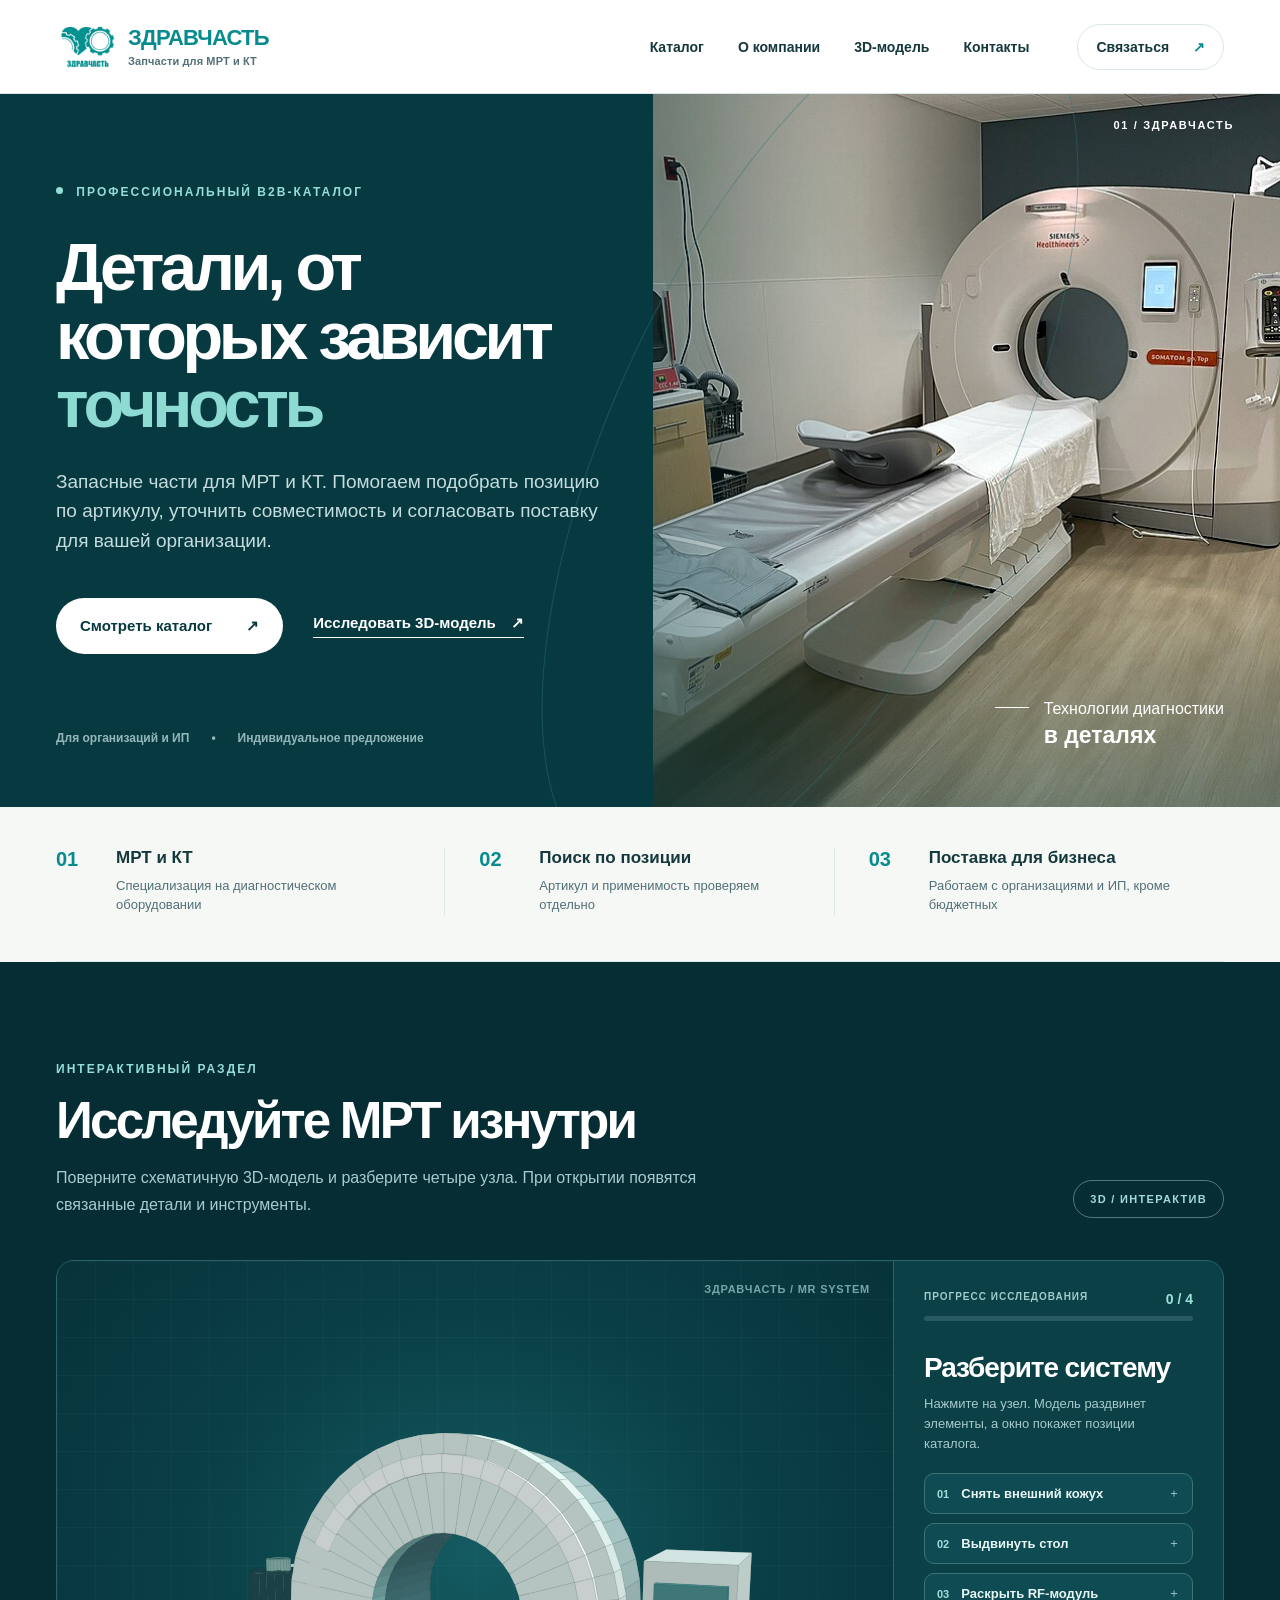
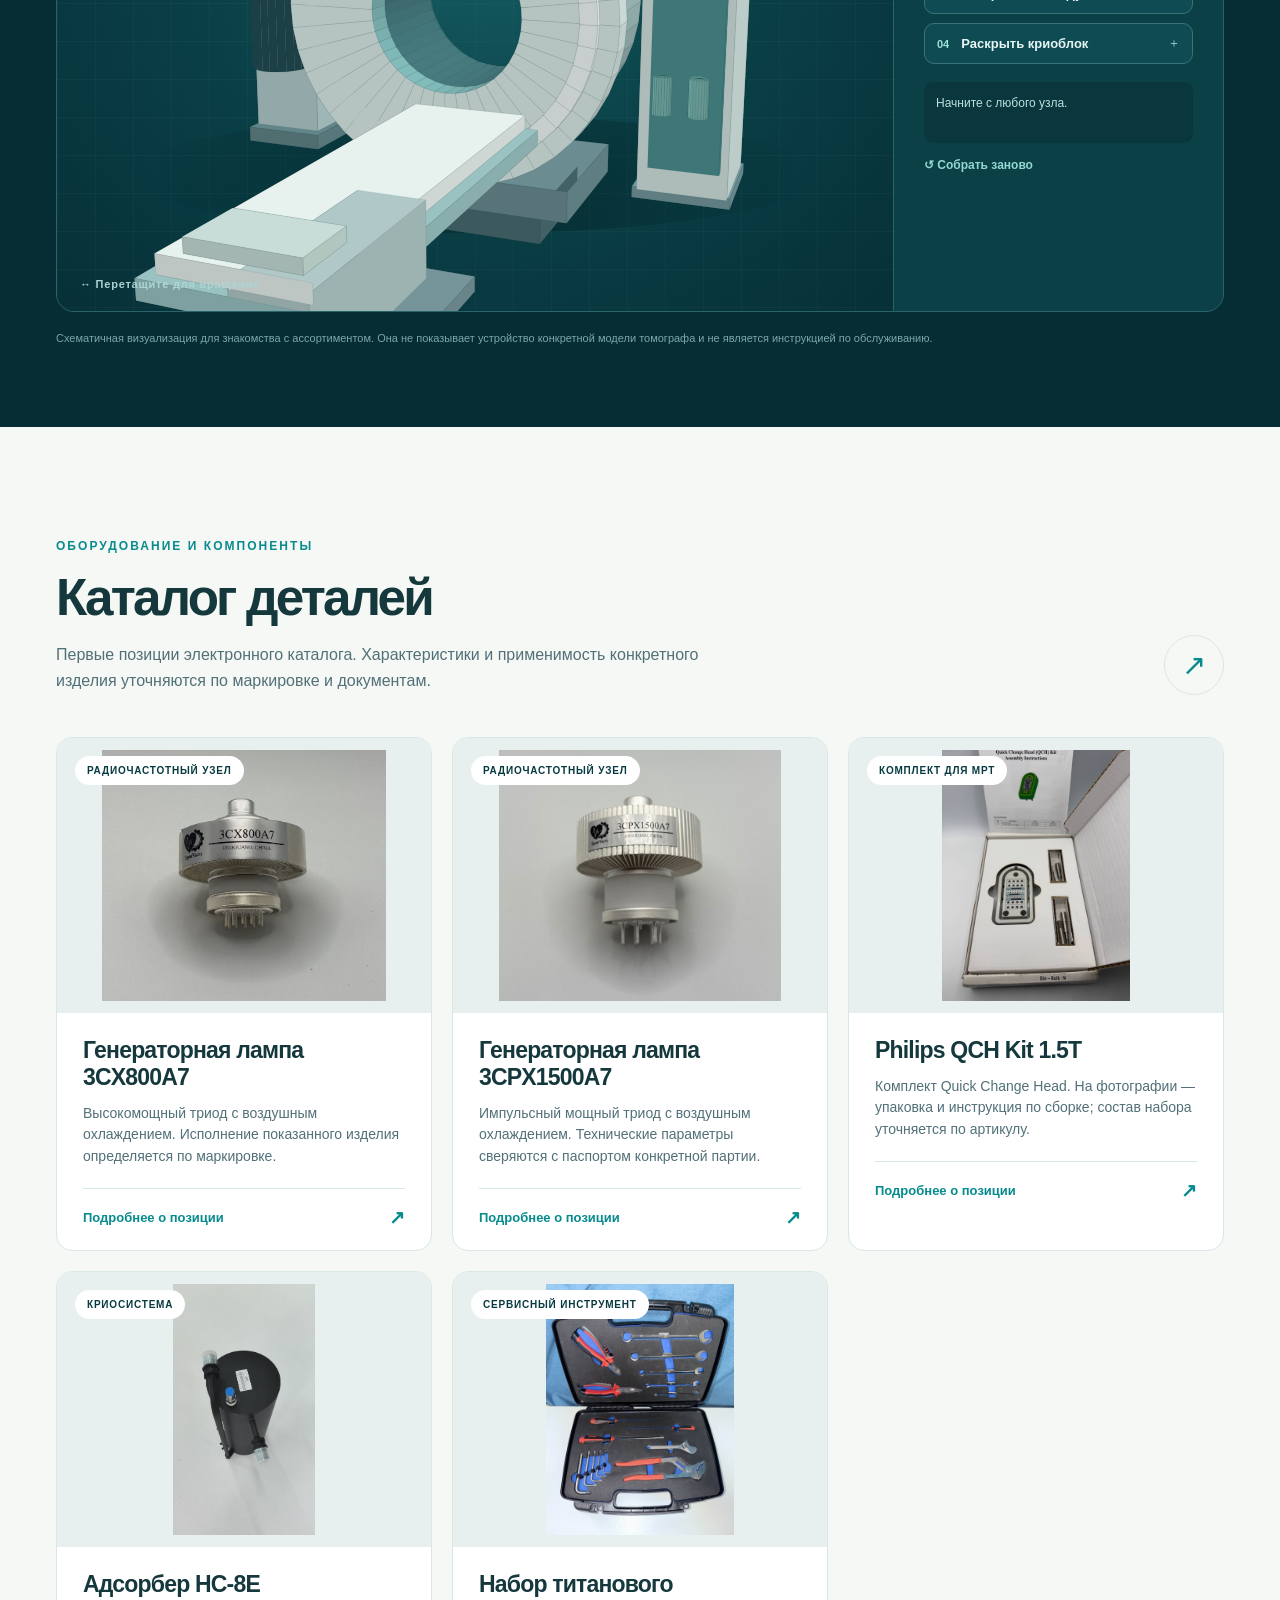
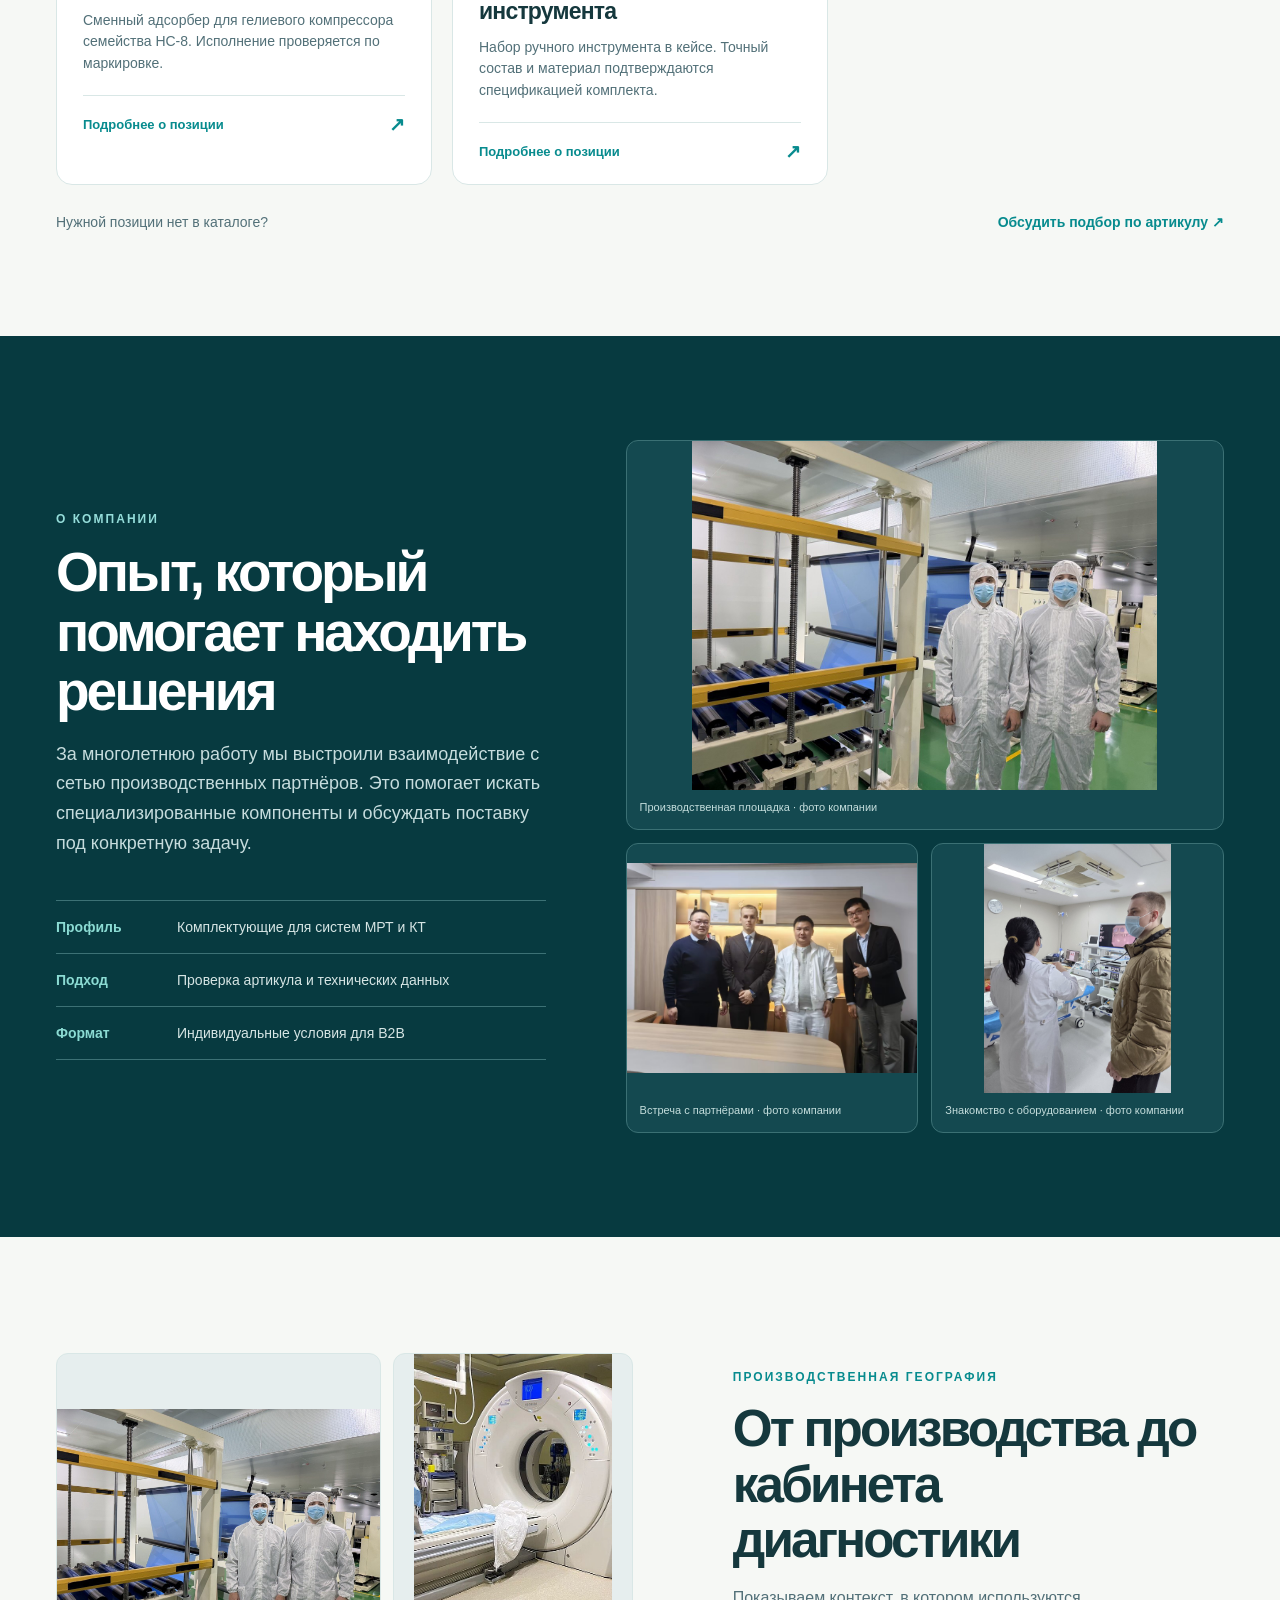
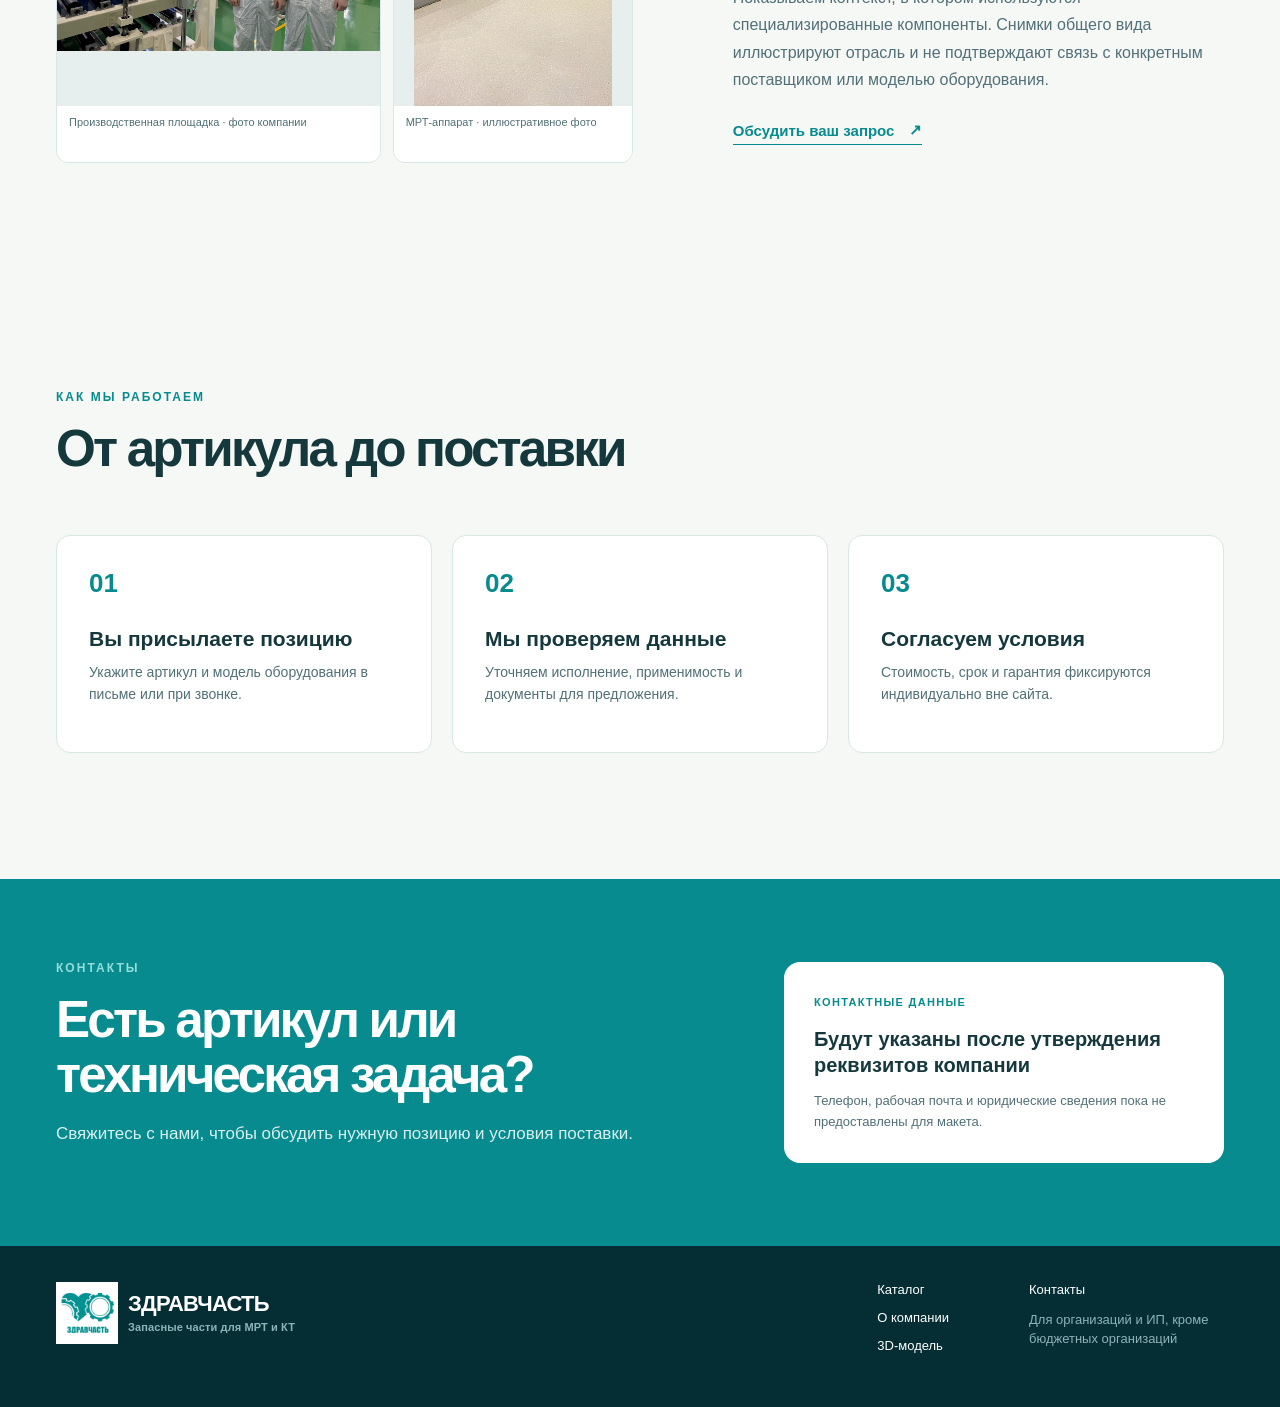
<file: index.html>
<!doctype html>
<html lang="ru">
<head>
  <meta charset="utf-8">
  <meta name="viewport" content="width=device-width, initial-scale=1">
  <meta name="theme-color" content="#073a40"><meta name="robots" content="noindex,nofollow">
  <meta name="description" content="Здравчасть — каталог запасных частей для МРТ и КТ. Поставка для организаций и ИП.">
  <title>Здравчасть — запасные части для МРТ и КТ</title>
  <link rel="stylesheet" href="styles.css">
  <script defer src="app.js"></script>
  <script defer src="model.js"></script>
</head>
<body data-page="home">
  <header class="site-header">
    <a class="brand" href="index.html" aria-label="Здравчасть — главная"><img src="assets/logo.jpg" alt=""><span>ЗДРАВЧАСТЬ<small>Запчасти для МРТ и КТ</small></span></a>
    <nav class="nav" aria-label="Основная навигация"><a href="#catalog">Каталог</a><a href="#experience">О компании</a><a href="#interactive">3D-модель</a><a href="#contacts">Контакты</a></nav>
    <a class="header-cta" href="#contacts">Связаться <span>↗</span></a>
  </header>

  <main>
    <section class="hero" id="top">
      <div class="hero-copy">
        <div class="eyebrow light"><span class="eyebrow-dot"></span> ПРОФЕССИОНАЛЬНЫЙ B2B-КАТАЛОГ</div>
        <h1>Детали, от которых зависит <em>точность</em></h1>
        <p>Запасные части для МРТ и КТ. Помогаем подобрать позицию по артикулу, уточнить совместимость и согласовать поставку для вашей организации.</p>
        <div class="hero-actions"><a class="button button-light" href="#catalog">Смотреть каталог <span>↗</span></a><a class="text-link light-link" href="#interactive">Исследовать 3D-модель <span>↗</span></a></div>
        <div class="hero-foot"><span>Для организаций и ИП</span><span>Индивидуальное предложение</span></div>
      </div>
      <div class="hero-photo"><img src="assets/ct-scanner.jpg" alt="Компьютерный томограф в диагностическом кабинете"><div class="hero-photo-caption"><span class="caption-line"></span><span>Технологии диагностики<br><b>в деталях</b></span></div></div>
      <div class="hero-index">01 / ЗДРАВЧАСТЬ</div>
    </section>

    <section class="intro-strip section-shell" aria-label="Направления работы">
      <div><span class="intro-n">01</span><strong>МРТ и КТ</strong><p>Специализация на диагностическом оборудовании</p></div>
      <div><span class="intro-n">02</span><strong>Поиск по позиции</strong><p>Артикул и применимость проверяем отдельно</p></div>
      <div><span class="intro-n">03</span><strong>Поставка для бизнеса</strong><p>Работаем с организациями и ИП, кроме бюджетных</p></div>
    </section>

    <section class="interactive-section" id="interactive">
      <div class="section-shell">
        <div class="section-heading"><div><div class="eyebrow light">ИНТЕРАКТИВНЫЙ РАЗДЕЛ</div><h2>Исследуйте МРТ изнутри</h2><p>Поверните схематичную 3D-модель и разберите четыре узла. При открытии появятся связанные детали и инструменты.</p></div><span class="model-badge">3D / ИНТЕРАКТИВ</span></div>
        <div class="model-shell">
          <div class="model-view"><canvas id="scanner-3d" aria-label="Интерактивная схематичная трёхмерная модель МРТ-системы"></canvas><div class="model-hint">↔ Перетащите для вращения</div><div class="model-watermark">ЗДРАВЧАСТЬ / MR SYSTEM</div><div class="model-popup" id="model-popup" hidden><button type="button" class="model-popup-close" id="model-popup-close" aria-label="Закрыть карточку узла">×</button><div class="eyebrow" id="model-popup-kicker">УЗЕЛ СИСТЕМЫ</div><h4 id="model-popup-title"></h4><div id="model-popup-content"></div></div></div>
          <div class="model-controls"><div class="model-progress"><span>ПРОГРЕСС ИССЛЕДОВАНИЯ</span><b id="progress-count">0 / 4</b><div class="progress-track"><i id="progress-fill"></i></div></div><h3>Разберите систему</h3><p>Нажмите на узел. Модель раздвинет элементы, а окно покажет позиции каталога.</p><div class="step-list" id="model-steps"></div><div class="model-status" id="model-status" role="status">Начните с любого узла.</div><button class="reset-button" id="model-reset" type="button">↺ Собрать заново</button></div>
        </div>
        <div class="model-disclaimer">Схематичная визуализация для знакомства с ассортиментом. Она не показывает устройство конкретной модели томографа и не является инструкцией по обслуживанию.</div>
      </div>
    </section>

    <section class="catalog-section section-shell" id="catalog">
      <div class="section-heading"><div><div class="eyebrow">ОБОРУДОВАНИЕ И КОМПОНЕНТЫ</div><h2>Каталог деталей</h2><p>Первые позиции электронного каталога. Характеристики и применимость конкретного изделия уточняются по маркировке и документам.</p></div><a class="round-link" href="catalog.html" aria-label="Открыть весь каталог">↗</a></div>
      <div class="product-grid" id="home-products"></div>
      <div class="catalog-bottom"><span>Нужной позиции нет в каталоге?</span><a href="#contacts">Обсудить подбор по артикулу ↗</a></div>
    </section>

    <section class="experience-section" id="experience">
      <div class="section-shell experience-grid">
        <div class="experience-copy"><div class="eyebrow light">О КОМПАНИИ</div><h2>Опыт, который помогает находить решения</h2><p class="experience-lead">За многолетнюю работу мы выстроили взаимодействие с сетью производственных партнёров. Это помогает искать специализированные компоненты и обсуждать поставку под конкретную задачу.</p><div class="experience-facts"><div><b>Профиль</b><span>Комплектующие для систем МРТ и КТ</span></div><div><b>Подход</b><span>Проверка артикула и технических данных</span></div><div><b>Формат</b><span>Индивидуальные условия для B2B</span></div></div></div>
        <div class="experience-gallery"><figure class="gallery-large"><img src="assets/factory-interior.jpg" alt="Посещение производственной площадки, фото предоставлено компанией"><figcaption>Производственная площадка · фото компании</figcaption></figure><figure class="gallery-small"><img src="assets/meeting.jpg" alt="Рабочая встреча с представителями партнёров"><figcaption>Встреча с партнёрами · фото компании</figcaption></figure><figure class="gallery-small"><img src="assets/clinical-visit.jpg" alt="Посещение медицинского учреждения, фото предоставлено компанией"><figcaption>Знакомство с оборудованием · фото компании</figcaption></figure></div>
      </div>
    </section>

    <section class="manufacturing-section section-shell">
      <div class="manufacturing-photos"><figure><img src="assets/factory-interior.jpg" alt="Общий вид производственной площадки, фото компании"><figcaption>Производственная площадка · фото компании</figcaption></figure><figure><img src="assets/mri-scanner.jpg" alt="МРТ-аппарат в кабинете диагностики"><figcaption>МРТ-аппарат · иллюстративное фото</figcaption></figure></div>
      <div class="manufacturing-copy"><div class="eyebrow">ПРОИЗВОДСТВЕННАЯ ГЕОГРАФИЯ</div><h2>От производства до кабинета диагностики</h2><p>Показываем контекст, в котором используются специализированные компоненты. Снимки общего вида иллюстрируют отрасль и не подтверждают связь с конкретным поставщиком или моделью оборудования.</p><a class="text-link" href="#contacts">Обсудить ваш запрос <span>↗</span></a></div>
    </section>



    <section class="supply-section section-shell"><div class="section-heading"><div><div class="eyebrow">КАК МЫ РАБОТАЕМ</div><h2>От артикула до поставки</h2></div></div><div class="supply-grid"><article><b>01</b><h3>Вы присылаете позицию</h3><p>Укажите артикул и модель оборудования в письме или при звонке.</p></article><article><b>02</b><h3>Мы проверяем данные</h3><p>Уточняем исполнение, применимость и документы для предложения.</p></article><article><b>03</b><h3>Согласуем условия</h3><p>Стоимость, срок и гарантия фиксируются индивидуально вне сайта.</p></article></div></section>

    <section class="contact-section" id="contacts"><div class="section-shell contact-grid"><div><div class="eyebrow light">КОНТАКТЫ</div><h2>Есть артикул или техническая задача?</h2><p>Свяжитесь с нами, чтобы обсудить нужную позицию и условия поставки.</p></div><div class="contact-card"><span>КОНТАКТНЫЕ ДАННЫЕ</span><strong>Будут указаны после утверждения реквизитов компании</strong><p>Телефон, рабочая почта и юридические сведения пока не предоставлены для макета.</p></div></div></section>
  </main>
  <footer class="footer"><div class="section-shell footer-grid"><a class="brand footer-brand" href="index.html"><img src="assets/logo.jpg" alt=""><span>ЗДРАВЧАСТЬ<small>Запасные части для МРТ и КТ</small></span></a><div><a href="catalog.html">Каталог</a><a href="#experience">О компании</a><a href="#interactive">3D-модель</a></div><div><a href="#contacts">Контакты</a><span>Для организаций и ИП, кроме бюджетных организаций</span></div></div></footer>
</body>
</html>
</file>
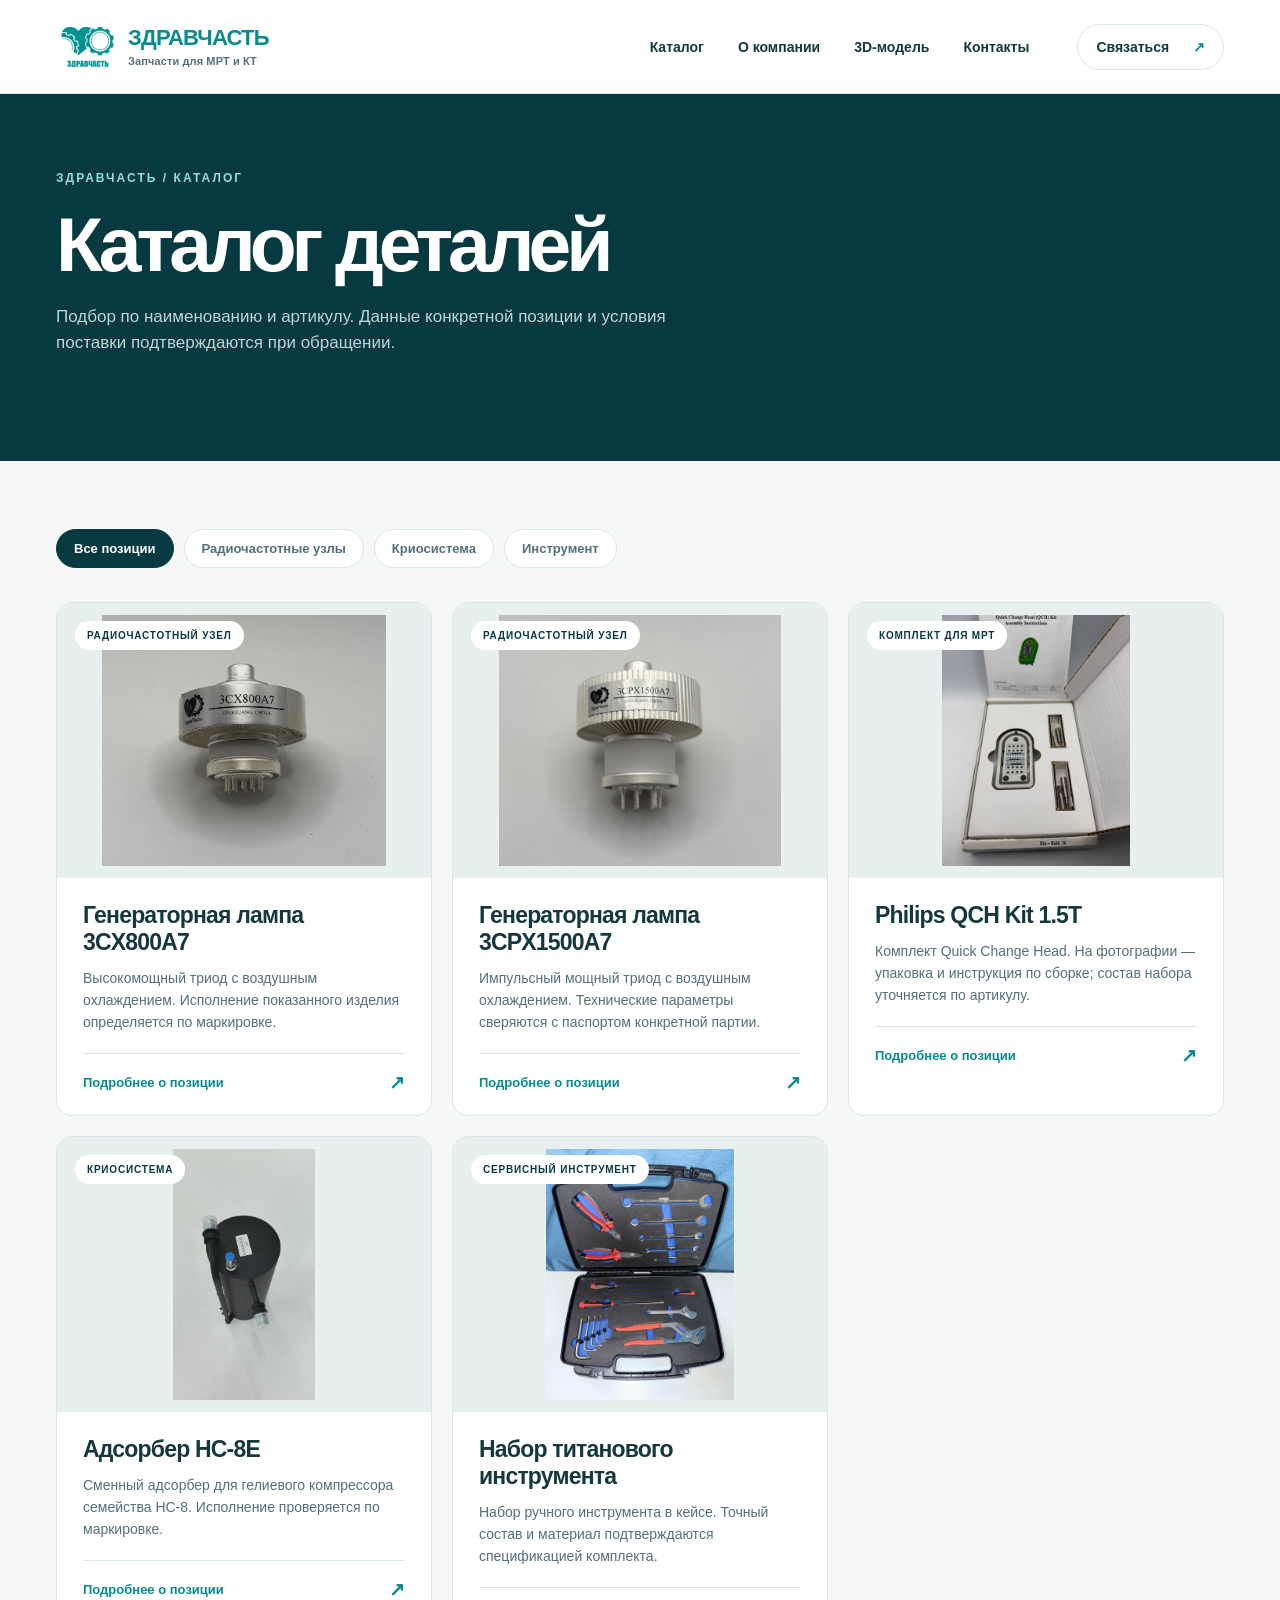
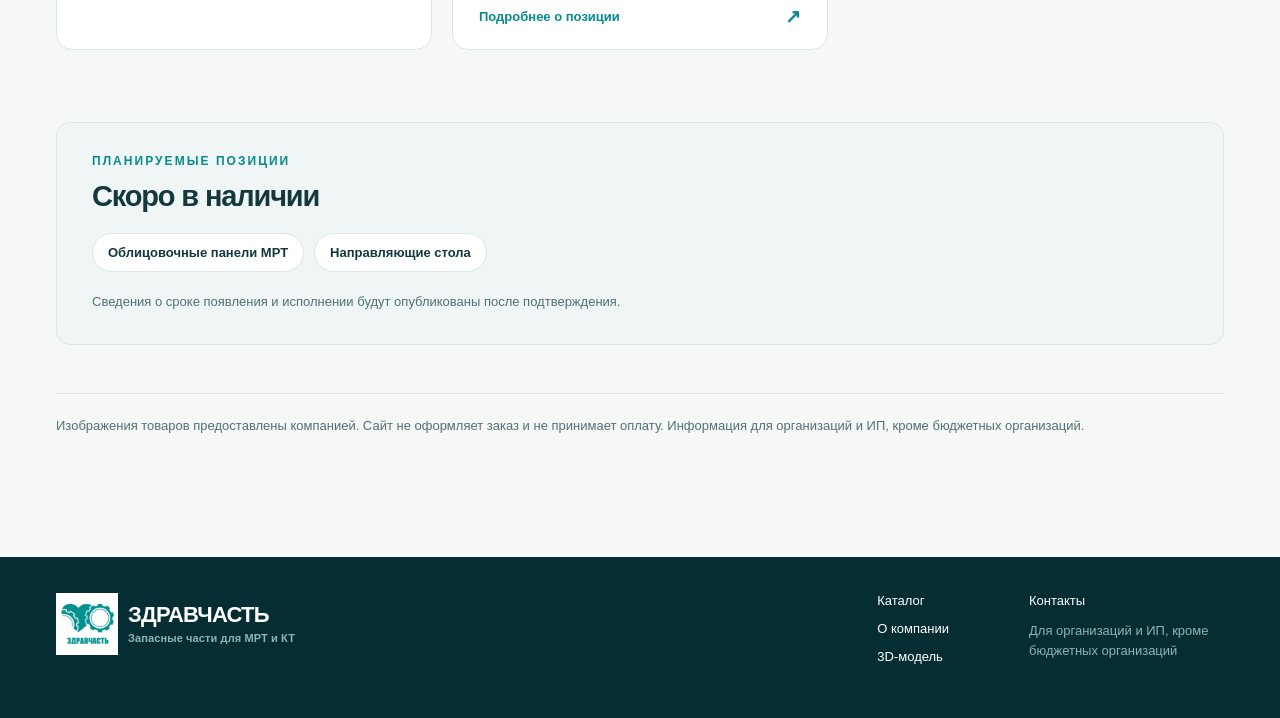
<file: catalog.html>
<!doctype html><html lang="ru"><head><meta charset="utf-8"><meta name="viewport" content="width=device-width, initial-scale=1"><meta name="robots" content="noindex,nofollow"><title>Каталог — Здравчасть</title><link rel="stylesheet" href="styles.css"><script defer src="app.js"></script></head><body data-page="catalog">
<header class="site-header"><a class="brand" href="index.html"><img src="assets/logo.jpg" alt=""><span>ЗДРАВЧАСТЬ<small>Запчасти для МРТ и КТ</small></span></a><nav class="nav"><a href="catalog.html">Каталог</a><a href="index.html#experience">О компании</a><a href="index.html#interactive">3D-модель</a><a href="index.html#contacts">Контакты</a></nav><a class="header-cta" href="index.html#contacts">Связаться <span>↗</span></a></header>
<main><section class="page-hero"><div class="section-shell"><div class="eyebrow light">ЗДРАВЧАСТЬ / КАТАЛОГ</div><h1>Каталог деталей</h1><p>Подбор по наименованию и артикулу. Данные конкретной позиции и условия поставки подтверждаются при обращении.</p></div></section><section class="catalog-page section-shell"><div class="filter-list" role="group" aria-label="Фильтр каталога"><button class="filter-button selected" data-filter="all" type="button">Все позиции</button><button class="filter-button" data-filter="rf" type="button">Радиочастотные узлы</button><button class="filter-button" data-filter="cryo" type="button">Криосистема</button><button class="filter-button" data-filter="tools" type="button">Инструмент</button></div><div class="product-grid" id="catalog-products"></div><div class="upcoming"><div class="eyebrow">ПЛАНИРУЕМЫЕ ПОЗИЦИИ</div><h2>Скоро в наличии</h2><div><span>Облицовочные панели МРТ</span><span>Направляющие стола</span></div><p>Сведения о сроке появления и исполнении будут опубликованы после подтверждения.</p></div><p class="catalog-note">Изображения товаров предоставлены компанией. Сайт не оформляет заказ и не принимает оплату. Информация для организаций и ИП, кроме бюджетных организаций.</p></section></main>
<footer class="footer"><div class="section-shell footer-grid"><a class="brand footer-brand" href="index.html"><img src="assets/logo.jpg" alt=""><span>ЗДРАВЧАСТЬ<small>Запасные части для МРТ и КТ</small></span></a><div><a href="catalog.html">Каталог</a><a href="index.html#experience">О компании</a><a href="index.html#interactive">3D-модель</a></div><div><a href="index.html#contacts">Контакты</a><span>Для организаций и ИП, кроме бюджетных организаций</span></div></div></footer>
</body></html>
</file>
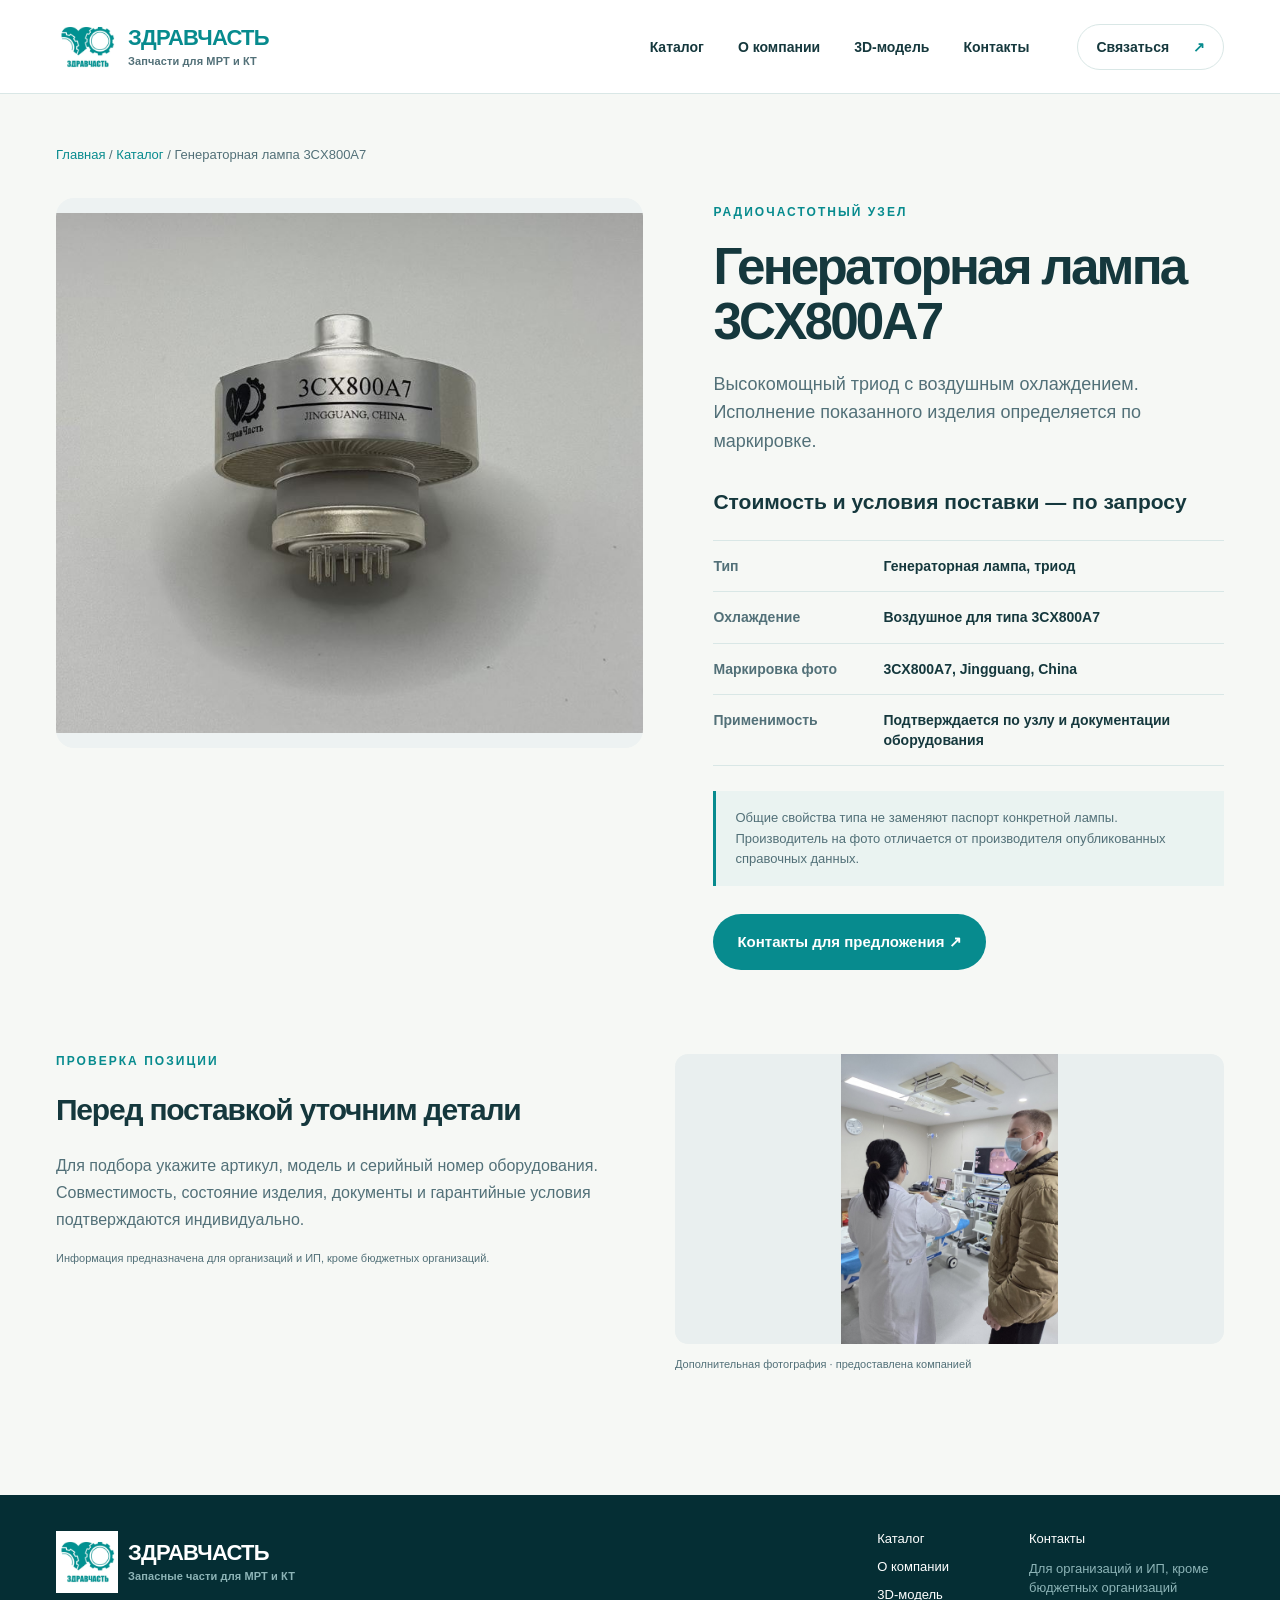
<file: product.html>
<!doctype html><html lang="ru"><head><meta charset="utf-8"><meta name="viewport" content="width=device-width, initial-scale=1"><meta name="robots" content="noindex,nofollow"><title>Карточка товара — Здравчасть</title><link rel="stylesheet" href="styles.css"><script defer src="app.js"></script></head><body data-page="product">
<header class="site-header"><a class="brand" href="index.html"><img src="assets/logo.jpg" alt=""><span>ЗДРАВЧАСТЬ<small>Запчасти для МРТ и КТ</small></span></a><nav class="nav"><a href="catalog.html">Каталог</a><a href="index.html#experience">О компании</a><a href="index.html#interactive">3D-модель</a><a href="index.html#contacts">Контакты</a></nav><a class="header-cta" href="index.html#contacts">Связаться <span>↗</span></a></header>
<main class="product-page section-shell"><div class="breadcrumbs"><a href="index.html">Главная</a> / <a href="catalog.html">Каталог</a> / <span id="product-breadcrumb"></span></div><div class="product-layout"><div class="product-main-photo"><img id="product-photo" alt=""></div><div class="product-info"><div class="eyebrow" id="product-type"></div><h1 id="product-name"></h1><p class="product-lead" id="product-lead"></p><div class="product-price">Стоимость и условия поставки — по запросу</div><div class="product-specs" id="product-specs"></div><div class="product-caution" id="product-note"></div><div class="product-cta"><a class="button button-teal" href="index.html#contacts">Контакты для предложения ↗</a></div></div></div><div class="product-below"><div><div class="eyebrow">ПРОВЕРКА ПОЗИЦИИ</div><h2>Перед поставкой уточним детали</h2><p>Для подбора укажите артикул, модель и серийный номер оборудования. Совместимость, состояние изделия, документы и гарантийные условия подтверждаются индивидуально.</p><p class="photo-label">Информация предназначена для организаций и ИП, кроме бюджетных организаций.</p></div><div><img id="product-extra-photo" alt=""><p class="photo-label">Дополнительная фотография · предоставлена компанией</p></div></div></main>
<footer class="footer"><div class="section-shell footer-grid"><a class="brand footer-brand" href="index.html"><img src="assets/logo.jpg" alt=""><span>ЗДРАВЧАСТЬ<small>Запасные части для МРТ и КТ</small></span></a><div><a href="catalog.html">Каталог</a><a href="index.html#experience">О компании</a><a href="index.html#interactive">3D-модель</a></div><div><a href="index.html#contacts">Контакты</a><span>Для организаций и ИП, кроме бюджетных организаций</span></div></div></footer>
</body></html>
</file>
<file: styles.css>
:root{--ink:#15383d;--ink2:#527078;--teal:#078b8e;--deep:#073a40;--deep2:#052d34;--mist:#eff6f5;--line:#d9e7e6;--white:#fff;--lime:#cceaa8;--cream:#f6f8f5}
*{box-sizing:border-box}html{scroll-behavior:smooth}body{margin:0;background:var(--cream);color:var(--ink);font-family:Inter,"Segoe UI",Arial,sans-serif;-webkit-font-smoothing:antialiased}a{color:inherit;text-decoration:none}button{font:inherit}img{display:block;max-width:100%}.section-shell{width:min(100% - 112px,1328px);margin-inline:auto}.site-header{height:94px;padding:0 56px;display:flex;align-items:center;gap:48px;background:#fff;border-bottom:1px solid var(--line);position:relative;z-index:5}.brand{display:flex;align-items:center;gap:10px;flex:none;color:var(--teal);font-size:22px;font-weight:900;letter-spacing:-.035em;line-height:1}.brand img{width:62px;height:62px;object-fit:contain}.brand small{display:block;margin-top:7px;color:var(--ink2);font-size:11px;font-weight:600;letter-spacing:.01em}.nav{margin-left:auto;display:flex;align-items:center;gap:34px;font-size:14px;font-weight:650}.nav a:hover,.footer a:hover{color:var(--teal)}.header-cta{border:1px solid var(--line);border-radius:100px;padding:14px 18px;color:var(--ink);font-size:14px;font-weight:700;white-space:nowrap}.header-cta span{margin-left:20px;color:var(--teal)}.header-cta:hover{background:var(--mist)}
.hero{min-height:630px;background:var(--deep);color:#fff;position:relative;display:grid;grid-template-columns:minmax(0,1fr) 49%;overflow:hidden}.hero:after{content:"";position:absolute;left:48%;top:-130px;width:390px;height:950px;border:1px solid #2e777b;border-radius:50%;transform:rotate(25deg);pointer-events:none;opacity:.45}.hero-copy{padding:91px 34px 62px max(56px,calc((100vw - 1328px)/2));position:relative;z-index:1}.eyebrow{color:var(--teal);font-size:12px;letter-spacing:.17em;font-weight:850}.eyebrow.light{color:#95ddda}.eyebrow-dot{display:inline-block;width:7px;height:7px;border-radius:50%;background:#91dfd6;margin-right:8px;vertical-align:2px}.hero h1{max-width:650px;margin:34px 0 28px;font-size:clamp(52px,5.2vw,81px);letter-spacing:-.065em;line-height:1.03;font-weight:800}.hero h1 em{font-style:normal;color:#8edbd3}.hero-copy>p{max-width:575px;color:#c4dcdd;font-size:19px;line-height:1.55;margin:0}.hero-actions{display:flex;align-items:center;gap:30px;margin-top:43px}.button{min-height:56px;padding:0 24px;display:inline-flex;align-items:center;justify-content:center;gap:34px;border-radius:100px;font-size:15px;font-weight:760;transition:transform .2s,background .2s}.button:hover{transform:translateY(-2px)}.button-light{background:#fff;color:var(--deep)}.button-teal{background:var(--teal);color:#fff}.text-link{display:inline-flex;align-items:center;gap:15px;color:var(--teal);font-size:15px;font-weight:750;border-bottom:1px solid currentColor;padding-bottom:5px}.light-link{color:#fff}.hero-foot{display:flex;gap:22px;margin-top:77px;color:#95b7b9;font-size:12px;font-weight:600}.hero-foot span+span:before{content:"•";margin-right:22px}.hero-photo{position:relative;height:100%;min-height:630px;overflow:hidden}.hero-photo img{width:100%;height:100%;object-fit:cover;object-position:45% center;filter:saturate(.86) contrast(1.08)}.hero-photo:after{content:"";position:absolute;inset:0;background:linear-gradient(90deg,rgba(7,58,64,.34),transparent 34%),linear-gradient(0deg,rgba(7,58,64,.48),transparent 45%)}.hero-photo-caption{position:absolute;right:56px;bottom:56px;z-index:1;color:#fff;display:flex;align-items:flex-start;gap:15px;font-size:16px;line-height:1.35}.caption-line{width:34px;height:1px;background:#fff;margin-top:9px}.hero-photo-caption b{font-size:23px}.hero-index{position:absolute;z-index:2;right:46px;top:25px;color:#fff;font-size:11px;font-weight:850;letter-spacing:.15em}
.intro-strip{padding:41px 0 46px;display:grid;grid-template-columns:repeat(3,1fr);border-bottom:1px solid var(--line)}.intro-strip>div{display:grid;grid-template-columns:45px 1fr;column-gap:15px;padding:0 34px;border-right:1px solid var(--line)}.intro-strip>div:first-child{padding-left:0}.intro-strip>div:last-child{border:0}.intro-n{grid-row:span 2;color:var(--teal);font-size:20px;font-weight:800}.intro-strip strong{font-size:17px}.intro-strip p{margin:8px 0 0;color:var(--ink2);font-size:13px;line-height:1.5}
.catalog-section{padding-block:112px 106px}.section-heading{display:flex;justify-content:space-between;align-items:flex-end;gap:30px;margin-bottom:42px}.section-heading h2,.experience-copy h2,.manufacturing-copy h2,.contact-section h2{font-size:clamp(38px,4vw,58px);letter-spacing:-.055em;line-height:1.08;margin:17px 0 17px}.section-heading p{max-width:680px;color:var(--ink2);line-height:1.65;font-size:16px;margin:0}.round-link{width:60px;height:60px;border:1px solid var(--line);border-radius:50%;display:grid;place-items:center;color:var(--teal);font-size:29px;flex:none}.round-link:hover{background:var(--teal);color:#fff}.product-grid{display:grid;grid-template-columns:repeat(3,minmax(0,1fr));gap:20px}.product-card{background:#fff;border:1px solid var(--line);border-radius:16px;overflow:hidden;transition:transform .25s,box-shadow .25s;min-width:0}.product-card:hover{transform:translateY(-5px);box-shadow:0 18px 40px rgba(16,74,80,.1)}.product-image{height:275px;background:#e8efef;position:relative;overflow:hidden}.product-image img{width:100%;height:100%;object-fit:cover;transition:transform .45s}.product-card:hover .product-image img{transform:scale(1.045)}.product-type{position:absolute;left:18px;top:18px;background:#fff;border-radius:100px;padding:9px 12px;color:var(--deep);font-size:10px;font-weight:850;letter-spacing:.08em}.product-card-body{padding:24px 26px 21px}.product-card h3{font-size:23px;letter-spacing:-.035em;margin:0 0 12px}.product-card p{color:var(--ink2);font-size:14px;line-height:1.55;min-height:44px;margin:0 0 20px}.product-card-footer{border-top:1px solid var(--line);padding-top:17px;display:flex;justify-content:space-between;align-items:center;color:var(--teal);font-size:13px;font-weight:800}.product-card-footer span:last-child{font-size:19px}.catalog-bottom{display:flex;justify-content:space-between;gap:25px;padding:29px 0 0;color:var(--ink2);font-size:14px}.catalog-bottom a{color:var(--teal);font-weight:760}
.experience-section{background:var(--deep);color:#fff;padding:104px 0}.experience-grid{display:grid;grid-template-columns:.9fr 1.1fr;gap:80px;align-items:center}.experience-copy h2{max-width:540px;font-size:clamp(40px,4.3vw,62px)}.experience-lead{max-width:525px;color:#c6dcdd;font-size:18px;line-height:1.65}.experience-facts{margin-top:42px;border-top:1px solid #3c7175}.experience-facts>div{display:flex;gap:24px;padding:18px 0;border-bottom:1px solid #3c7175;font-size:14px}.experience-facts b{color:#8bdbd3;min-width:97px}.experience-facts span{color:#d6e5e4}.experience-gallery{display:grid;grid-template-columns:1.25fr .75fr;gap:13px;align-items:end}.experience-gallery figure{margin:0;position:relative;overflow:hidden;border-radius:12px;background:#e8f3f0}.experience-gallery img{width:100%;height:100%;object-fit:cover}.gallery-large{height:430px}.gallery-small{height:310px}.experience-gallery figcaption{position:absolute;bottom:0;left:0;right:0;padding:30px 14px 14px;background:linear-gradient(transparent,rgba(4,39,42,.85));font-size:11px;color:#fff}
.manufacturing-section{display:grid;grid-template-columns:1.08fr .92fr;align-items:center;gap:100px;padding-block:116px}.manufacturing-photo{position:relative}.manufacturing-photo img{height:405px;width:100%;object-fit:cover;border-radius:14px}.manufacturing-photo span{position:absolute;bottom:16px;left:16px;right:16px;background:rgba(255,255,255,.95);border-radius:7px;padding:10px;color:var(--ink2);font-size:11px}.manufacturing-copy p{color:var(--ink2);font-size:16px;line-height:1.7;margin-bottom:28px}
.interactive-section{background:#062d34;color:#fff;padding:100px 0 80px;overflow:hidden}.interactive-section .section-heading h2{color:#fff}.interactive-section .section-heading p{color:#a9cbcd}.model-badge{border:1px solid #4b7b7f;border-radius:100px;padding:12px 16px;color:#a1dad7;font-size:11px;font-weight:800;letter-spacing:.12em}.model-shell{display:grid;grid-template-columns:minmax(0,1.55fr) minmax(335px,.72fr);background:#0b4047;border:1px solid #2a646a;border-radius:18px;min-height:565px;overflow:hidden}.model-view{position:relative;min-height:565px;background:radial-gradient(ellipse at 50% 45%,#145b61 0,#0a3f46 48%,#073038 100%);overflow:hidden}.model-view:before{content:"";position:absolute;inset:0;background-image:linear-gradient(rgba(170,222,221,.035) 1px,transparent 1px),linear-gradient(90deg,rgba(170,222,221,.035) 1px,transparent 1px);background-size:38px 38px;pointer-events:none}.model-view canvas{position:absolute;inset:0;width:100%;height:100%;touch-action:none;cursor:grab}.model-view canvas:active{cursor:grabbing}.model-hint,.model-watermark{position:absolute;pointer-events:none;color:#add4d3;font-size:11px;font-weight:700;letter-spacing:.07em}.model-hint{left:23px;bottom:21px}.model-watermark{right:23px;top:22px;color:#77a6a9}.model-controls{padding:30px 30px 26px;border-left:1px solid #2a646a}.model-progress{display:grid;grid-template-columns:1fr auto;gap:9px 15px;color:#a2cbcc;font-size:10px;letter-spacing:.1em;font-weight:800}.model-progress b{color:#9de0d8;font-size:14px;letter-spacing:0}.progress-track{grid-column:span 2;height:5px;border-radius:5px;background:#285b61;overflow:hidden}.progress-track i{display:block;height:100%;width:0;background:#99ddd4;transition:width .3s}.model-controls h3{font-size:28px;letter-spacing:-.04em;margin:31px 0 10px}.model-controls>p{color:#a8c9cb;font-size:13px;line-height:1.55;margin:0 0 19px}.step-list{display:grid;gap:9px}.step-button{width:100%;text-align:left;display:flex;align-items:center;gap:12px;border:1px solid #3b7378;background:#0e4b52;color:#e7f5f3;border-radius:10px;padding:11px 12px;cursor:pointer;transition:background .2s,border-color .2s}.step-button:hover,.step-button.active{background:#17646a;border-color:#8ad4d0}.step-number{color:#9ce1d9;font-size:11px;font-weight:900}.step-label{flex:1;font-size:13px;font-weight:760}.step-button small{font-size:12px;color:#b0d7d6}.model-status{min-height:61px;margin:18px 0 6px;padding:12px;background:#0a363d;border-radius:9px;color:#bbe0df;font-size:12px;line-height:1.5}.model-status a{display:inline-block;margin-left:4px;text-decoration:underline;color:#fff;font-weight:750}.model-status em{font-style:normal;color:#deecac}.reset-button{border:0;background:none;color:#91d8d1;padding:9px 0;cursor:pointer;font-size:12px;font-weight:800}.reset-button:hover{text-decoration:underline}.model-disclaimer{margin-top:18px;color:#7ba7a9;font-size:11px;line-height:1.5}
.supply-section{padding-block:111px 126px}.supply-grid{display:grid;grid-template-columns:repeat(3,1fr);gap:20px}.supply-grid article{background:#fff;border:1px solid var(--line);border-radius:14px;padding:32px;min-height:218px}.supply-grid b{color:var(--teal);font-size:26px}.supply-grid h3{font-size:21px;margin:28px 0 10px}.supply-grid p{color:var(--ink2);font-size:14px;line-height:1.6;margin:0}.contact-section{background:var(--teal);color:#fff;padding:82px 0}.contact-grid{display:grid;grid-template-columns:1fr 440px;gap:100px;align-items:center}.contact-section h2{max-width:620px}.contact-section p{color:#d9f0ee;line-height:1.6;font-size:17px}.contact-card{background:#fff;color:var(--ink);padding:30px;border-radius:16px}.contact-card span{color:var(--teal);font-size:11px;font-weight:850;letter-spacing:.12em}.contact-card strong{display:block;font-size:20px;line-height:1.3;margin-top:16px}.contact-card p{color:var(--ink2);font-size:13px;margin-bottom:0}.footer{background:#052e34;color:#fff;padding:36px 0 54px}.footer-grid{display:grid;grid-template-columns:1fr auto auto;gap:80px;align-items:start}.footer-brand{color:#fff}.footer-brand small{color:#8db4b7}.footer-grid>div{display:grid;gap:13px;font-size:13px}.footer-grid>div span{max-width:195px;color:#8db4b7;line-height:1.5}
.page-hero{background:var(--deep);color:#fff;padding:77px 0 88px}.page-hero h1{font-size:clamp(50px,6vw,80px);letter-spacing:-.065em;line-height:1.05;margin:19px 0}.page-hero p{max-width:680px;color:#bcd6d7;font-size:17px;line-height:1.55}.catalog-page{padding:68px 0 108px}.catalog-page .product-grid{margin-top:34px}.filter-list{display:flex;flex-wrap:wrap;gap:10px}.filter-button{border:1px solid var(--line);background:#fff;color:var(--ink2);border-radius:100px;padding:11px 17px;cursor:pointer;font-size:13px;font-weight:750}.filter-button.selected{background:var(--deep);color:#fff;border-color:var(--deep)}.catalog-note{margin-top:48px;border-top:1px solid var(--line);padding-top:22px;color:var(--ink2);font-size:13px;line-height:1.6}
.product-page{padding:53px 0 110px}.breadcrumbs{font-size:13px;color:var(--ink2);margin-bottom:36px}.breadcrumbs a{color:var(--teal)}.product-layout{display:grid;grid-template-columns:minmax(0,1.07fr) minmax(0,.93fr);gap:70px}.product-main-photo{height:550px;background:#edf2f2;border-radius:18px;overflow:hidden}.product-main-photo img{width:100%;height:100%;object-fit:contain}.product-info .eyebrow{margin-top:7px}.product-info h1{font-size:clamp(42px,4vw,61px);letter-spacing:-.055em;line-height:1.08;margin:20px 0}.product-lead{font-size:18px;color:var(--ink2);line-height:1.6}.product-price{font-size:21px;font-weight:800;margin:34px 0 23px}.product-caution{background:#eaf3f1;padding:17px 19px;border-left:3px solid var(--teal);color:var(--ink2);font-size:13px;line-height:1.55;margin-top:25px}.product-specs{margin-top:26px;border-top:1px solid var(--line)}.product-specs>div{display:grid;grid-template-columns:155px 1fr;gap:15px;padding:15px 0;border-bottom:1px solid var(--line);font-size:14px;line-height:1.45}.product-specs b{color:var(--ink2);font-weight:650}.product-specs span{font-weight:600}.product-cta{margin-top:28px}.product-below{margin-top:84px;display:grid;grid-template-columns:1fr 1fr;gap:70px}.product-below h2{font-size:30px;letter-spacing:-.04em}.product-below p{color:var(--ink2);line-height:1.7}.product-below img{border-radius:13px;width:100%;height:290px;object-fit:cover}.product-below .photo-label{font-size:11px;color:var(--ink2)}
@media(max-width:1060px){.site-header{padding-inline:28px;gap:18px}.nav{gap:17px}.section-shell{width:min(100% - 56px,1328px)}.hero-copy{padding-left:28px}.hero h1{font-size:56px}.experience-grid{gap:35px}.manufacturing-section{gap:45px}.model-shell{grid-template-columns:1.25fr .8fr}.model-controls{padding:24px}}
@media(max-width:760px){.site-header{height:75px;padding:0 16px}.brand{font-size:18px}.brand img{width:49px;height:49px}.brand small{font-size:9px}.nav{display:none}.header-cta{margin-left:auto;padding:10px 12px;font-size:12px}.header-cta span{margin-left:7px}.section-shell{width:calc(100% - 34px)}.hero{display:block}.hero-copy{padding:63px 18px 44px}.hero h1{font-size:clamp(47px,11vw,67px);margin:29px 0 20px}.hero-copy>p{font-size:16px}.hero-actions{gap:20px;flex-wrap:wrap;margin-top:32px}.button{min-height:51px;padding:0 18px;gap:15px}.hero-foot{margin-top:39px;flex-wrap:wrap;font-size:10px;gap:10px}.hero-foot span+span:before{margin-right:10px}.hero-photo{height:340px;min-height:0}.hero-photo-caption{right:20px;bottom:20px;font-size:12px}.hero-photo-caption b{font-size:17px}.hero-index{top:17px;right:16px}.intro-strip{display:grid;grid-template-columns:1fr;padding:18px 0}.intro-strip>div{padding:16px 0!important;border-right:0;border-bottom:1px solid var(--line)}.intro-strip>div:last-child{border:0}.catalog-section{padding:73px 0}.section-heading h2,.experience-copy h2,.manufacturing-copy h2,.contact-section h2{font-size:40px}.section-heading p{font-size:14px}.section-heading{margin-bottom:27px}.round-link{width:43px;height:43px;font-size:23px}.product-grid{grid-template-columns:1fr;gap:16px}.product-image{height:265px}.catalog-bottom{display:grid;gap:8px}.experience-section{padding:72px 0}.experience-grid{grid-template-columns:1fr;gap:31px}.experience-lead{font-size:16px}.experience-gallery{grid-template-columns:1.1fr .9fr}.gallery-large{height:275px}.gallery-small{height:210px}.experience-gallery figcaption{font-size:9px;padding-inline:8px}.manufacturing-section{grid-template-columns:1fr;gap:28px;padding-block:74px}.manufacturing-photo img{height:250px}.manufacturing-copy p{font-size:14px}.interactive-section{padding:70px 0}.model-badge{display:none}.model-shell{grid-template-columns:1fr}.model-view{min-height:365px}.model-controls{border-left:0;border-top:1px solid #2a646a}.model-hint{font-size:9px}.supply-section{padding-block:75px}.supply-grid{grid-template-columns:1fr;gap:12px}.supply-grid article{min-height:0;padding:24px}.supply-grid h3{margin-top:17px}.contact-section{padding:64px 0}.contact-grid{grid-template-columns:1fr;gap:22px}.contact-section p{font-size:15px}.footer-grid{grid-template-columns:1fr 1fr;gap:27px}.footer-brand{grid-column:span 2}.footer-grid>div{font-size:12px}.page-hero{padding:55px 0 60px}.page-hero h1{font-size:53px}.catalog-page{padding:44px 0 72px}.product-page{padding:34px 0 70px}.product-layout{grid-template-columns:1fr;gap:23px}.product-main-photo{height:355px}.product-info h1{font-size:44px}.product-below{grid-template-columns:1fr;gap:20px;margin-top:55px}.product-specs>div{grid-template-columns:105px 1fr}}

/* Photo and 3D presentation refinements. */
.product-image img{object-fit:contain;padding:12px}
.experience-gallery{grid-template-columns:1fr 1fr;align-items:stretch}
.experience-gallery figure{display:flex;flex-direction:column;background:#144950;border:1px solid #3b7074;overflow:hidden}
.experience-gallery img{height:calc(100% - 39px);object-fit:contain}
.experience-gallery figcaption{position:static;background:none;padding:11px 13px;color:#c4dddc;min-height:39px}
.gallery-large{grid-column:span 2;height:390px}.gallery-small{height:290px}
.manufacturing-photos{display:grid;grid-template-columns:1.15fr .85fr;gap:12px}
.manufacturing-photos figure{margin:0;background:#e6eeee;border:1px solid var(--line);border-radius:12px;overflow:hidden;display:flex;flex-direction:column;height:410px}
.manufacturing-photos img{width:100%;height:calc(100% - 56px);object-fit:contain}
.manufacturing-photos figcaption{padding:10px 12px;color:var(--ink2);background:#fff;font-size:11px;line-height:1.25;min-height:56px}
.model-shell{grid-template-columns:minmax(0,1.75fr) minmax(330px,.68fr);min-height:650px}
.model-view{min-height:650px}
.model-popup{position:absolute;left:22px;bottom:52px;z-index:2;width:min(330px,calc(100% - 44px));padding:21px;background:rgba(255,255,255,.97);color:var(--ink);border:1px solid #e3eded;border-radius:14px;box-shadow:0 18px 45px rgba(0,27,30,.25)}
.model-popup[hidden]{display:none}
.model-popup h4{font-size:22px;line-height:1.15;letter-spacing:-.04em;margin:10px 26px 17px 0}
.model-popup-close{position:absolute;right:13px;top:9px;border:0;background:none;color:var(--ink2);font-size:25px;cursor:pointer}
.model-popup-links{display:grid;gap:7px}
.model-popup-links a{display:flex;align-items:center;justify-content:space-between;gap:8px;background:var(--mist);border:1px solid var(--line);border-radius:8px;color:var(--deep);font-size:15px;font-weight:770;min-height:49px;padding:10px 12px}
.model-popup-links a:hover{background:#d9f3ee;border-color:#8bcac4}
.model-tool-label{font-size:10px;letter-spacing:.1em;color:var(--ink2);font-weight:850;margin-top:7px}
.model-popup-soon{display:block;background:#edf4e5;color:#4a6b39;border-radius:8px;padding:13px;font-weight:780;font-size:14px}
.product-below img{object-fit:contain;background:#e9efef}
.upcoming{margin-top:72px;padding:31px 35px;background:var(--mist);border:1px solid var(--line);border-radius:14px}
.upcoming h2{font-size:29px;letter-spacing:-.04em;margin:12px 0 20px}
.upcoming>div:last-of-type{display:flex;flex-wrap:wrap;gap:10px}
.upcoming span{background:#fff;border:1px solid var(--line);border-radius:100px;padding:11px 15px;font-size:13px;font-weight:750}
.upcoming p{color:var(--ink2);font-size:13px;line-height:1.55;margin:20px 0 0}
@media(max-width:1060px){.model-shell{grid-template-columns:minmax(0,1.45fr) minmax(290px,.8fr)}}
@media(max-width:760px){.experience-gallery{grid-template-columns:1fr 1fr}.gallery-large{height:275px}.gallery-small{height:235px}.manufacturing-photos{grid-template-columns:1fr 1fr}.manufacturing-photos figure{height:280px}.manufacturing-photos img{height:calc(100% - 66px)}.manufacturing-photos figcaption{min-height:66px;font-size:10px}.model-shell{grid-template-columns:1fr;min-height:0}.model-view{min-height:430px}.model-popup{left:12px;bottom:38px;width:min(320px,calc(100% - 24px));padding:16px}.model-popup h4{font-size:19px}}
</file>
